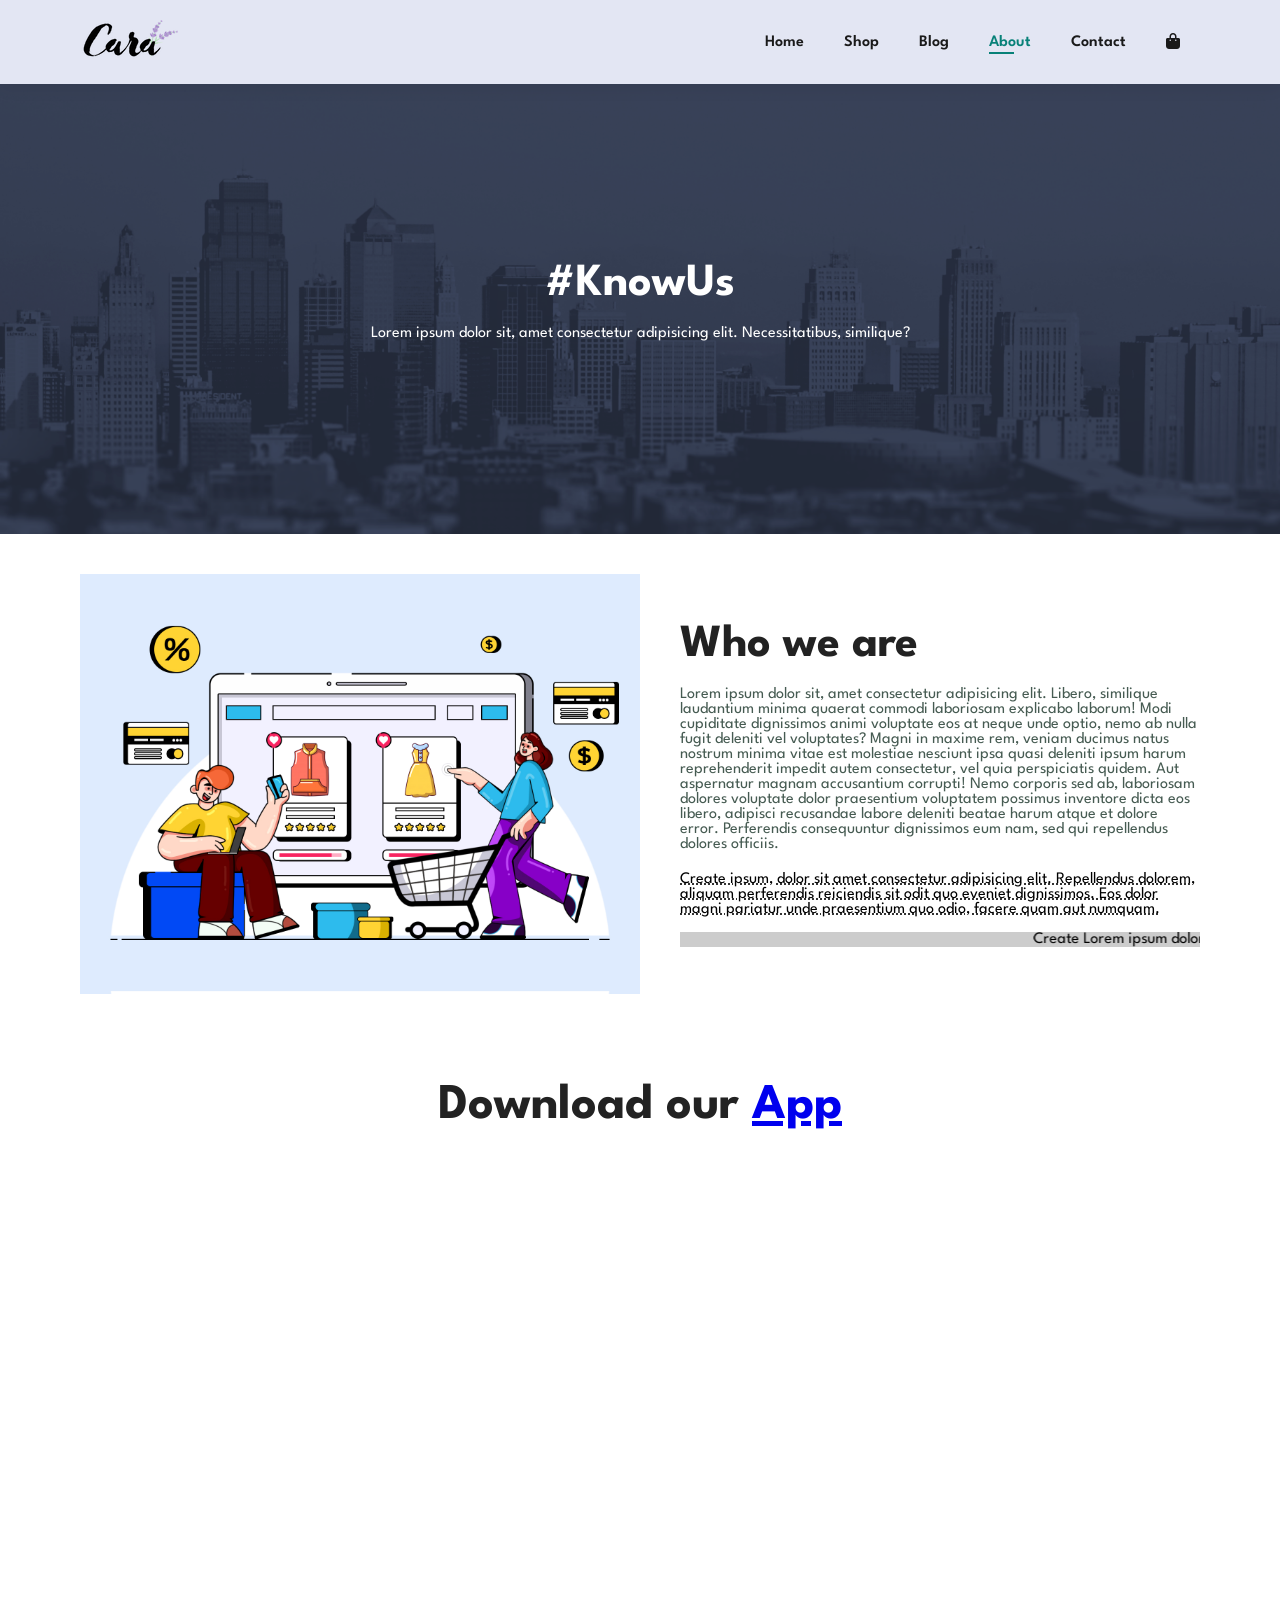
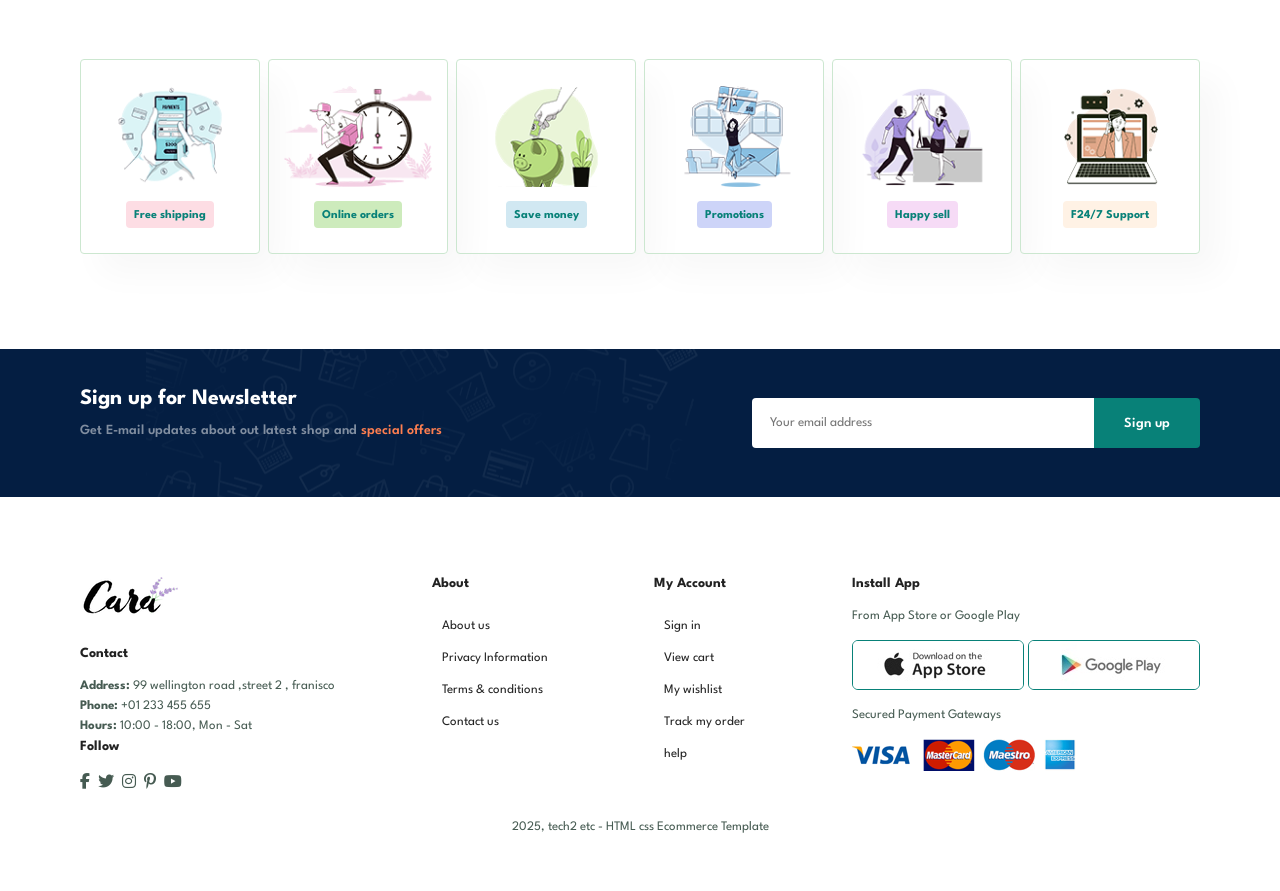
<file: about.html>
<!DOCTYPE html>
<html lang="en">
<head>
    <meta charset="UTF-8">
    <meta name="viewport" content="width=device-width, initial-scale=1.0">
    <title>E-commerce</title>
    <link rel="stylesheet" href="https://cdnjs.cloudflare.com/ajax/libs/font-awesome/6.5.1/css/all.min.css" />
    <link rel="stylesheet" href="style.css">
</head>
<body>
    <section id="header">
        <a href="#"> <img src="img/logo.png" class="logo" alt=""></a>

        <div>
            <ul id="navbar">
                <li><a  href="index.html">Home</a></li>
                <li><a  href="shop.html">Shop</a></li>
                <li><a  href="blog.html">Blog</a></li>
                <li><a class="active" href="about.html">About</a></li>
                <li><a href="contact.html">Contact</a></li>
                <li id="lg-bag"><a href="cart.html"><i class="fa-solid fa-bag-shopping"></i></a></li>
                <a href="#" id="close"><i class="far fa-times"></i></a>
            </ul>
        </div>
        <div id="mobile">
            <a href="cart.html"><i class="fa-solid fa-bag-shopping"></i></a>
            <i id="bar" class="fas fa-outdent"></i>
        </div>
    </section>

    <section id="page-header" class="about-header">
        <h2>#KnowUs </h2>
        <p>Lorem ipsum dolor sit, amet consectetur adipisicing elit. Necessitatibus, similique?</p>
    </section>

    <section id="about-head" class="section-p1">
        <img src="img/about/a6.jpg" alt="">
        <div>
            <h2>Who we are</h2>
            <p>Lorem ipsum dolor sit, amet consectetur adipisicing elit. Libero, similique laudantium minima quaerat commodi laboriosam explicabo laborum! Modi cupiditate dignissimos animi voluptate eos at neque unde optio, nemo ab nulla fugit deleniti vel voluptates? Magni in maxime rem, veniam ducimus natus nostrum minima vitae est molestiae nesciunt ipsa quasi deleniti ipsum harum reprehenderit impedit autem consectetur, vel quia perspiciatis quidem. Aut aspernatur magnam accusantium corrupti! Nemo corporis sed ab, laboriosam dolores voluptate dolor praesentium voluptatem possimus inventore dicta eos libero, adipisci recusandae labore deleniti beatae harum atque et dolore error. Perferendis consequuntur dignissimos eum nam, sed qui repellendus dolores officiis.</p>

            <abbr title="">Create ipsum, dolor sit amet consectetur adipisicing elit. Repellendus dolorem, aliquam perferendis reiciendis sit odit quo eveniet dignissimos. Eos dolor magni pariatur unde praesentium quo odio, facere quam aut numquam.</abbr>

            <br><br>

            <marquee bgcolor="#ccc" loop="-1" scrollamount="10" width="100%">
                Create Lorem ipsum dolor sit amet consectetur adipisicing elit. Vero, porro.
            </marquee>
        </div>
    </section>

    <section id="about-app" class="section-p1">
        <h1>Download our <a href="#">App</a></h1>
        <div class="video">
            <video autoplay muted loop src="img/about/1.mp4"></video>
        </div>
    </section>

    <section id="feature" class="section-p1">
        <div class="fe-box">
            <img src="img/features/f1.png" alt="">
            <h6>Free shipping</h6>
        </div>
        <div class="fe-box">
            <img src="img/features/f2.png" alt="">
            <h6>Online orders</h6>
        </div>
        <div class="fe-box">
            <img src="img/features/f3.png" alt="">
            <h6>Save money</h6>
        </div>
        <div class="fe-box">
            <img src="img/features/f4.png" alt="">
            <h6>Promotions</h6>
        </div>
        <div class="fe-box">
            <img src="img/features/f5.png" alt="">
            <h6>Happy sell</h6>
        </div>
        <div class="fe-box">
            <img src="img/features/f6.png" alt="">
            <h6>F24/7 Support</h6>
        </div>

    </section>

    <section id="newsletter" class="section-p1 section-m1">
        <div class="newstext">
            <h4>Sign up for Newsletter</h4>
            <p>Get E-mail updates about out latest shop and <span>special offers</span></p>
        </div>
        <div class="form">
            <input type="text" placeholder="Your email address">
            <button class="normal">Sign up</button>
        </div>
    </section>

    <footer class="section-p1">
        <div class="col">
            <img class="logo" src="img/logo.png" alt="">
            <h4>Contact</h4>
            <p><strong>Address: </strong> 99 wellington road ,street 2 , franisco</p>
            <p><strong>Phone: </strong> +01 233 455 655</p>
            <p><strong>Hours: </strong> 10:00 - 18:00, Mon - Sat</p>
            <div  class="follow">
                <h4>Follow</h4>
                <div class="icon">
                    <i class="fab fa-facebook-f"></i>
                    <i class="fab fa-twitter"></i>
                    <i class="fab fa-instagram"></i>
                    <i class="fab fa-pinterest-p"></i>
                    <i class="fab fa-youtube"></i>
                </div>
            </div>
        </div>
        <div class="col">
            <h4>About</h4>
            <a href="#">About us</a>
            <a href="#">Privacy Information</a>
            <a href="#">Terms & conditions</a>
            <a href="#">Contact us</a>
        </div>
        <div class="col">
            <h4>My Account</h4>
            <a href="#">Sign in</a>
            <a href="#">View cart</a>
            <a href="#">My wishlist</a>
            <a href="#">Track my order</a>
            <a href="#">help</a>
        </div>

        <div class="col install">
            <h4>Install App</h4>
            <p>From App Store or Google Play</p>
            <div class="row">
                <img src="img/Pay/app.jpg" alt="">
                <img src="img/Pay/play.jpg" alt="">
            </div>
            <p>Secured Payment Gateways</p>
            <img src="img/Pay/pay.png" alt="">
        </div>

        <div class="copyright"> 
            <p>2025, tech2 etc - HTML css Ecommerce Template</p>
        </div>
    </footer>



    <script src="script.js"></script>
</body>
</html>
</file>
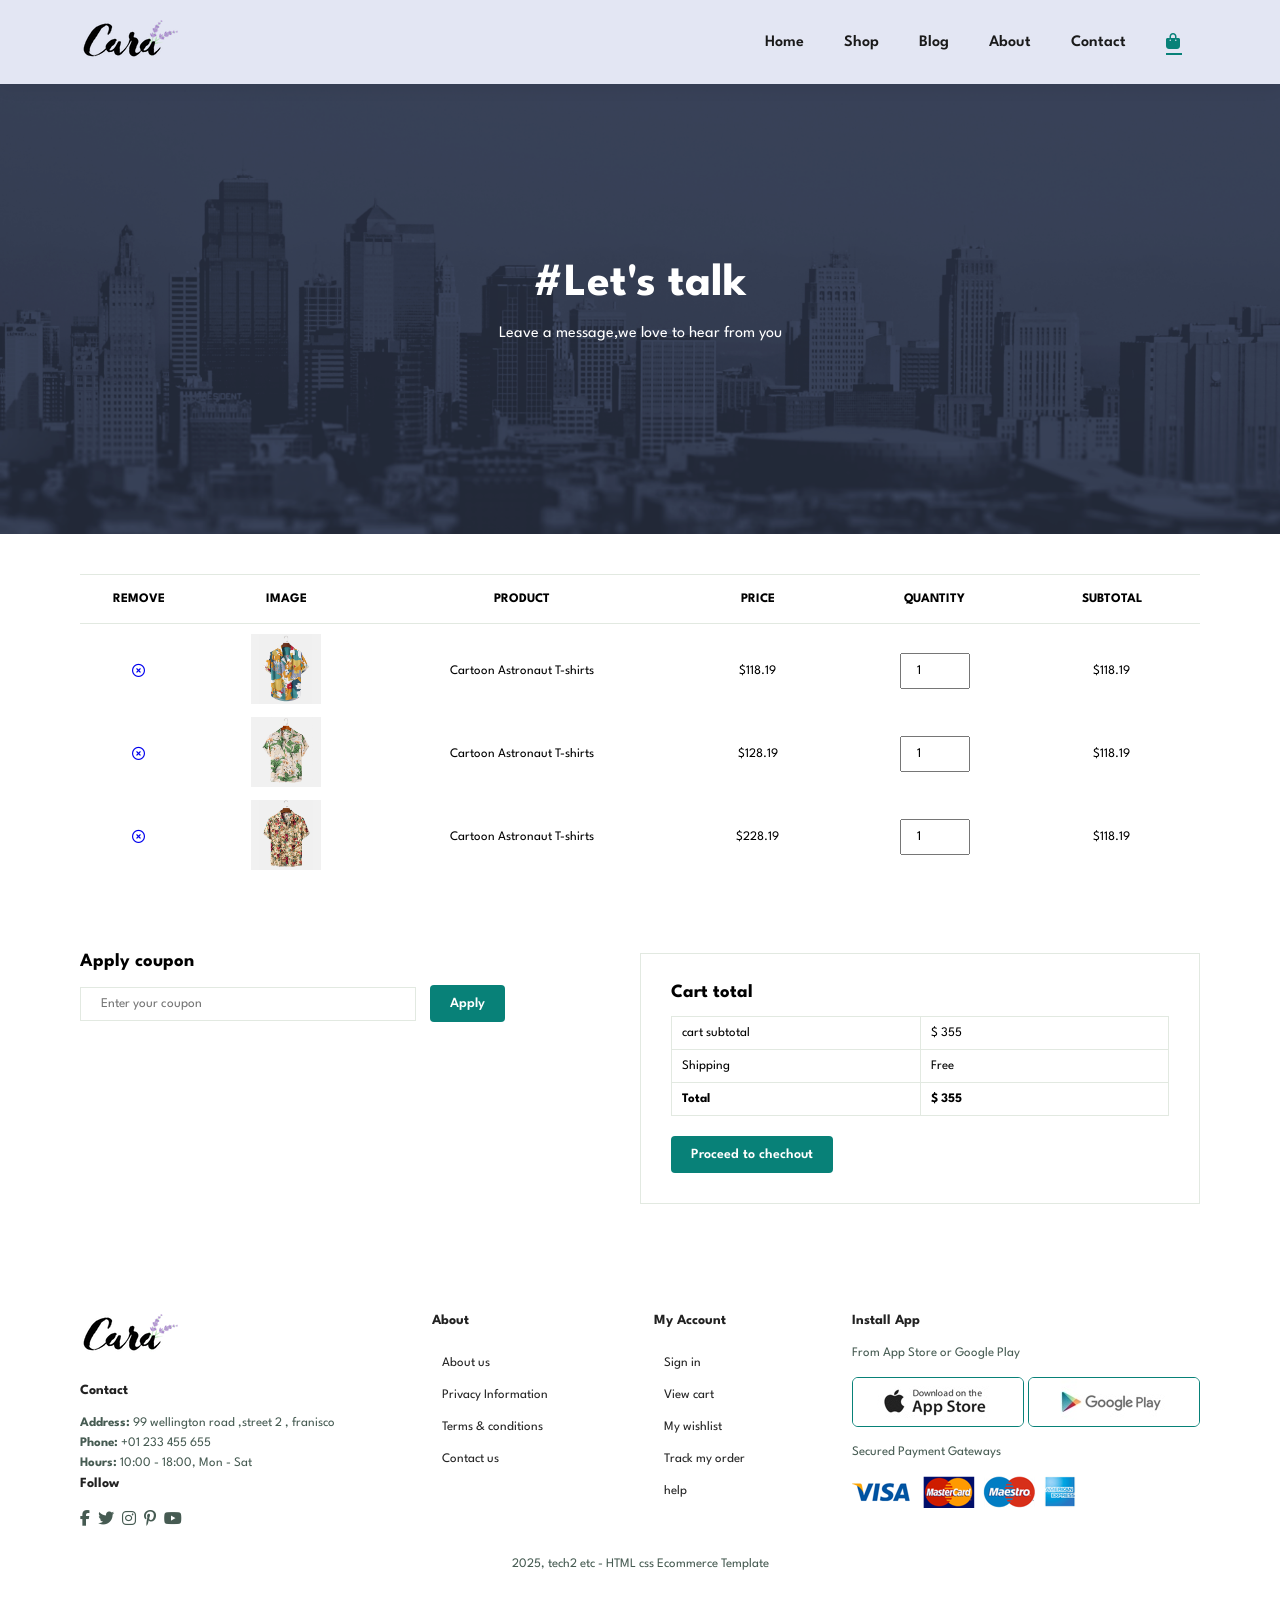
<file: cart.html>
<!DOCTYPE html>
<html lang="en">
<head>
    <meta charset="UTF-8">
    <meta name="viewport" content="width=device-width, initial-scale=1.0">
    <title>E-commerce</title>
    <link rel="stylesheet" href="https://cdnjs.cloudflare.com/ajax/libs/font-awesome/6.5.1/css/all.min.css" />
    <link rel="stylesheet" href="style.css">
</head>
<body>
    <section id="header">
        <a herf="#"> <img src="img/logo.png" class="logo" alt=""></a>

        <div>
            <ul id="navbar">
                <li><a  href="index.html">Home</a></li>
                <li><a  href="shop.html">Shop</a></li>
                <li><a  href="blog.html">Blog</a></li>
                <li><a  href="about.html">About</a></li>
                <li><a  href="contact.html">Contact</a></li>
                <li id="lg-bag"><a class="active" href="cart.html"><i class="fa-solid fa-bag-shopping"></i></a></li>
                <a href="#" id="close"><i class="far fa-times"></i></a>
            </ul>
        </div>
        <div id="mobile">
            <a href="cart.html"><i class="fa-solid fa-bag-shopping"></i></a>
            <i id="bar" class="fas fa-outdent"></i>
        </div>
    </section>

    <section id="page-header" class="about-header">
        <h2>#Let's talk </h2>
        <p>Leave a message,we love to hear from you</p>
    </section>

    <section id="cart" class="section-p1">
        <table width="100%">
            <thead>
                <tr>
                    <td>Remove</td>
                    <td>Image</td>
                    <td>Product</td>
                    <td>Price</td>
                    <td>Quantity</td>
                    <td>Subtotal</td>
                </tr>
            </thead>
            <tbody>
                <tr>
                    <td><a href="#"><i class="far fa-times-circle"></i></a></td>
                    <td><img src="img/products/f1.jpg" alt="" ></td>
                    <td>Cartoon Astronaut T-shirts</td>
                    <td>$118.19</td>
                    <td><input type="number" value="1"></td>
                    <td>$118.19</td>
                </tr>
                <tr>
                    <td><a href="#"><i class="far fa-times-circle"></i></a></td>
                    <td><img src="img/products/f2.jpg" alt="" ></td>
                    <td>Cartoon Astronaut T-shirts</td>
                    <td>$128.19</td>
                    <td><input type="number" value="1"></td>
                    <td>$118.19</td>
                </tr>
                <tr>
                    <td><a href="#"><i class="far fa-times-circle"></i></a></td>
                    <td><img src="img/products/f3.jpg" alt="" ></td>
                    <td>Cartoon Astronaut T-shirts</td>
                    <td>$228.19</td>
                    <td><input type="number" value="1"></td>
                    <td>$118.19</td>
                </tr>
            </tbody>
        </table>
    </section>

    <section id="cart-add" class="section-p1">
        <div id="coupon">
            <h3>Apply coupon</h3>
            <div>
                <input type="text" placeholder="Enter your coupon">
                <button class="normal">Apply</button>
            </div>
        </div>

        <div id="subtotal">
            <h3>Cart total</h3>
            <table>
                <tr>
                    <td>cart subtotal</td>
                    <td>$ 355</td>
                </tr>
                <tr>
                    <td>Shipping</td>
                    <td>Free</td>
                </tr>
                <tr>
                    <td><strong>Total</strong></td>
                    <td><strong>$ 355</strong></td>
                </tr>
            </table>
            <button class="normal">Proceed to chechout</button>
        </div>
    </section>

    <footer class="section-p1">
        <div class="col">
            <img class="logo" src="img/logo.png" alt="">
            <h4>Contact</h4>
            <p><strong>Address: </strong> 99 wellington road ,street 2 , franisco</p>
            <p><strong>Phone: </strong> +01 233 455 655</p>
            <p><strong>Hours: </strong> 10:00 - 18:00, Mon - Sat</p>
            <div  class="follow">
                <h4>Follow</h4>
                <div class="icon">
                    <i class="fab fa-facebook-f"></i>
                    <i class="fab fa-twitter"></i>
                    <i class="fab fa-instagram"></i>
                    <i class="fab fa-pinterest-p"></i>
                    <i class="fab fa-youtube"></i>
                </div>
            </div>
        </div>
        <div class="col">
            <h4>About</h4>
            <a href="#">About us</a>
            <a href="#">Privacy Information</a>
            <a href="#">Terms & conditions</a>
            <a href="#">Contact us</a>
        </div>
        <div class="col">
            <h4>My Account</h4>
            <a href="#">Sign in</a>
            <a href="#">View cart</a>
            <a href="#">My wishlist</a>
            <a href="#">Track my order</a>
            <a href="#">help</a>
        </div>

        <div class="col install">
            <h4>Install App</h4>
            <p>From App Store or Google Play</p>
            <div class="row">
                <img src="img/Pay/app.jpg" alt="">
                <img src="img/Pay/play.jpg" alt="">
            </div>
            <p>Secured Payment Gateways</p>
            <img src="img/Pay/pay.png" alt="">
        </div>

        <div class="copyright"> 
            <p>2025, tech2 etc - HTML css Ecommerce Template</p>
        </div>
    </footer>



    <script src="script.js"></script>
</body>
</html>
</file>
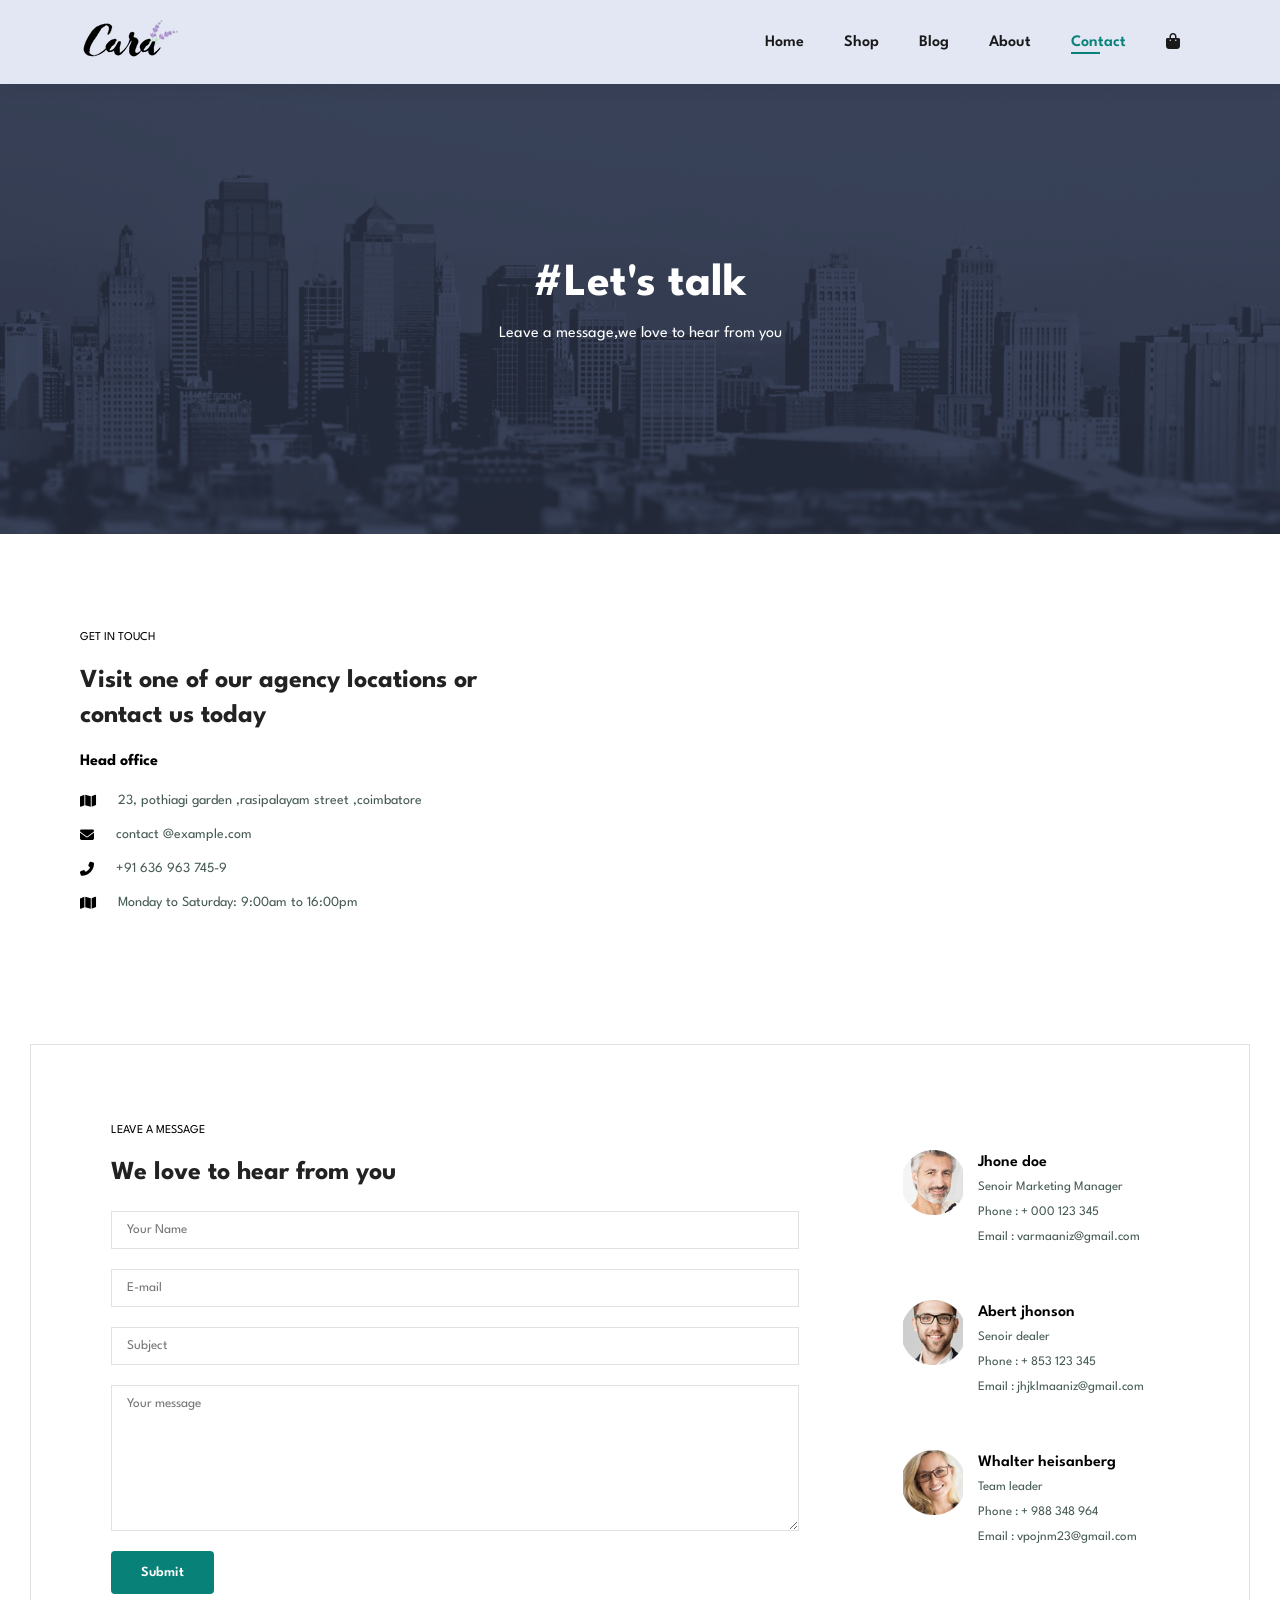
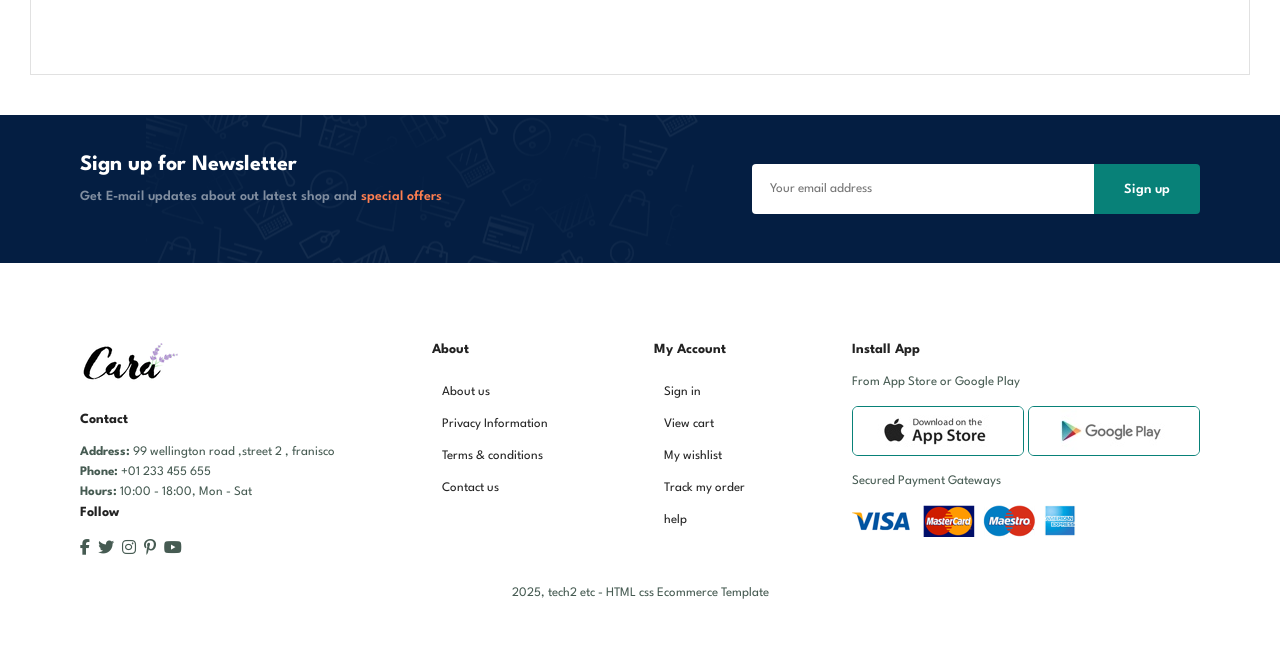
<file: contact.html>
<!DOCTYPE html>
<html lang="en">
<head>
    <meta charset="UTF-8">
    <meta name="viewport" content="width=device-width, initial-scale=1.0">
    <title>E-commerce</title>
    <link rel="stylesheet" href="https://cdnjs.cloudflare.com/ajax/libs/font-awesome/6.5.1/css/all.min.css" />
    <link rel="stylesheet" href="style.css">
</head>
<body>
    <section id="header">
        <a herf="#"> <img src="img/logo.png" class="logo" alt=""></a>

        <div>
            <ul id="navbar">
                <li><a  href="index.html">Home</a></li>
                <li><a  href="shop.html">Shop</a></li>
                <li><a  href="blog.html">Blog</a></li>
                <li><a  href="about.html">About</a></li>
                <li><a class="active" href="contact.html">Contact</a></li>
                <li id="lg-bag"><a href="cart.html"><i class="fa-solid fa-bag-shopping"></i></a></li>
                <a href="#" id="close"><i class="far fa-times"></i></a>
            </ul>
        </div>
        <div id="mobile">
            <a href="cart.html"><i class="fa-solid fa-bag-shopping"></i></a>
            <i id="bar" class="fas fa-outdent"></i>
        </div>
    </section>

    <section id="page-header" class="about-header">
        <h2>#Let's talk </h2>
        <p>Leave a message,we love to hear from you</p>
    </section>

    <section id="contact-details" class="section-p1">
        <div class="details">
            <span>GET IN TOUCH</span>
            <h2>Visit one of our agency locations or contact us today</h2>
            <h3>Head office</h3>
            <div>
                <li>
                    <i class="fas fa-map"></i>
                    <p>23, pothiagi garden ,rasipalayam street ,coimbatore</p>
                </li>
                <li>
                    <i class="fas fa-envelope"></i>
                    <p>contact @example.com</p>
                </li>
                <li>
                    <i class="fas fa-phone-alt"></i>
                    <p>+91 636 963 745-9</p>
                </li>
                <li>
                    <i class="fas fa-map"></i>
                    <p>Monday to Saturday: 9:00am to 16:00pm</p>
                </li>
            </div>
        </div>

        <div class="map">
            <iframe src="https://www.google.com/maps/embed?pb=!1m18!1m12!1m3!1d7577.975435271409!2d76.97831195!3d11.002777549999998!2m3!1f0!2f0!3f0!3m2!1i1024!2i768!4f13.1!3m3!1m2!1s0x3ba859bae53eb1c5%3A0x2e51fc1049394542!2sRace%20Course%2C%20Coimbatore%2C%20Tamil%20Nadu%20641018!5e1!3m2!1sen!2sin!4v1766780248448!5m2!1sen!2sin" width="600" height="450" style="border:0;" allowfullscreen="" loading="lazy" referrerpolicy="no-referrer-when-downgrade"></iframe>
        </div>
    </section>

    <section id="form-details">
        <form action="">
            <span>LEAVE A MESSAGE</span>
            <h2>We love to hear from you</h2>
            <input type="text" placeholder="Your Name">
            <input type="text" placeholder="E-mail">
            <input type="text" placeholder="Subject">
            <textarea name="" id="" cols="30" rows="10" placeholder="Your message"></textarea>
            <button class="normal">Submit</button>
        </form>
        <div class="people">
            <div>
                <img src="img/pepole/1.png" alt="">
                <p><span>Jhone doe</span>Senoir Marketing Manager <br> Phone : + 000 123 345 <br>
                Email : varmaaniz@gmail.com</p>
            </div>
            <div>
                <img src="img/pepole/2.png" alt="">
                <p><span>Abert jhonson</span> Senoir dealer <br> Phone : + 853 123 345 <br>
                Email : jhjklmaaniz@gmail.com</p>
            </div>
            <div>
                <img src="img/pepole/3.png" alt="">
                <p><span>Whalter heisanberg</span>Team leader <br> Phone : + 988 348 964 <br>
                Email : vpojnm23@gmail.com</p>
            </div>
        </div>
    </section>

    <section id="newsletter" class="section-p1 section-m1">
        <div class="newstext">
            <h4>Sign up for Newsletter</h4>
            <p>Get E-mail updates about out latest shop and <span>special offers</span></p>
        </div>
        <div class="form">
            <input type="text" placeholder="Your email address">
            <button class="normal">Sign up</button>
        </div>
    </section>

    <footer class="section-p1">
        <div class="col">
            <img class="logo" src="img/logo.png" alt="">
            <h4>Contact</h4>
            <p><strong>Address: </strong> 99 wellington road ,street 2 , franisco</p>
            <p><strong>Phone: </strong> +01 233 455 655</p>
            <p><strong>Hours: </strong> 10:00 - 18:00, Mon - Sat</p>
            <div  class="follow">
                <h4>Follow</h4>
                <div class="icon">
                    <i class="fab fa-facebook-f"></i>
                    <i class="fab fa-twitter"></i>
                    <i class="fab fa-instagram"></i>
                    <i class="fab fa-pinterest-p"></i>
                    <i class="fab fa-youtube"></i>
                </div>
            </div>
        </div>
        <div class="col">
            <h4>About</h4>
            <a href="#">About us</a>
            <a href="#">Privacy Information</a>
            <a href="#">Terms & conditions</a>
            <a href="#">Contact us</a>
        </div>
        <div class="col">
            <h4>My Account</h4>
            <a href="#">Sign in</a>
            <a href="#">View cart</a>
            <a href="#">My wishlist</a>
            <a href="#">Track my order</a>
            <a href="#">help</a>
        </div>

        <div class="col install">
            <h4>Install App</h4>
            <p>From App Store or Google Play</p>
            <div class="row">
                <img src="img/Pay/app.jpg" alt="">
                <img src="img/Pay/play.jpg" alt="">
            </div>
            <p>Secured Payment Gateways</p>
            <img src="img/Pay/pay.png" alt="">
        </div>

        <div class="copyright"> 
            <p>2025, tech2 etc - HTML css Ecommerce Template</p>
        </div>
    </footer>



    <script src="script.js"></script>
</body>
</html>
</file>
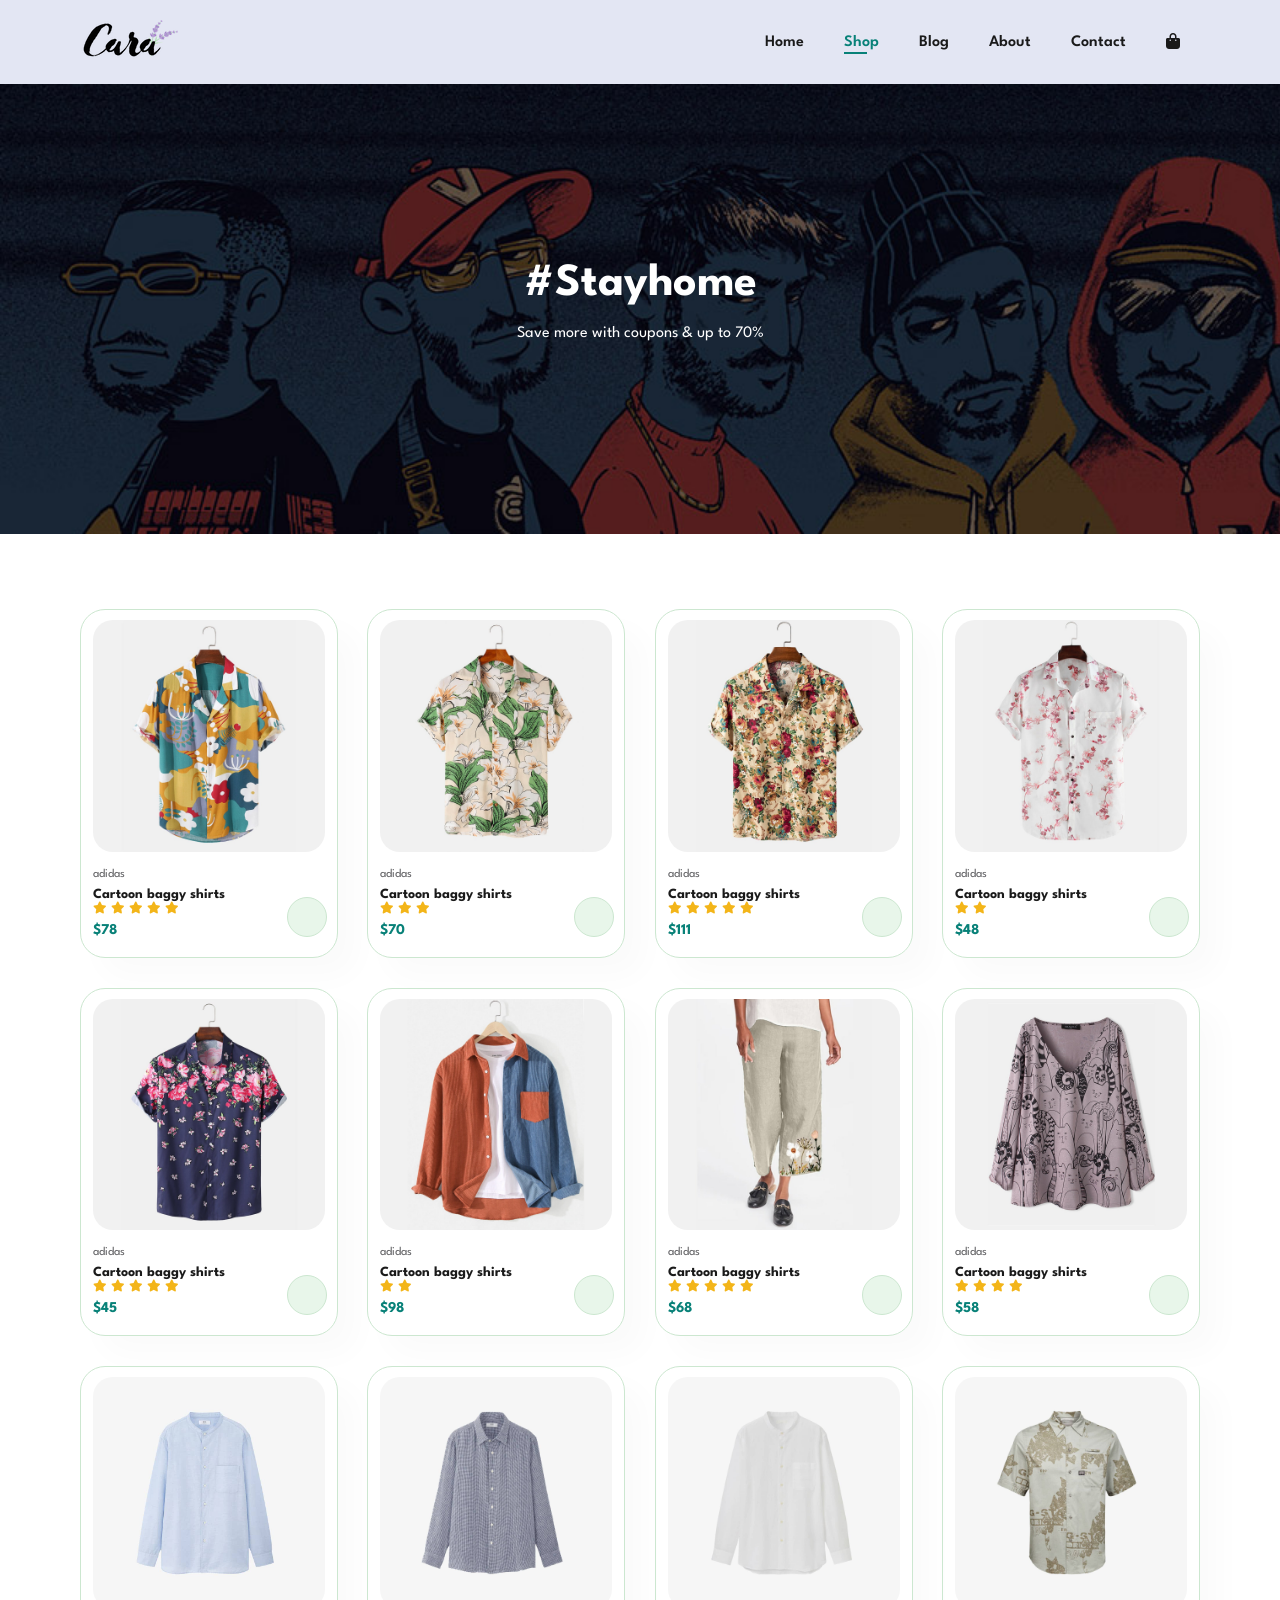
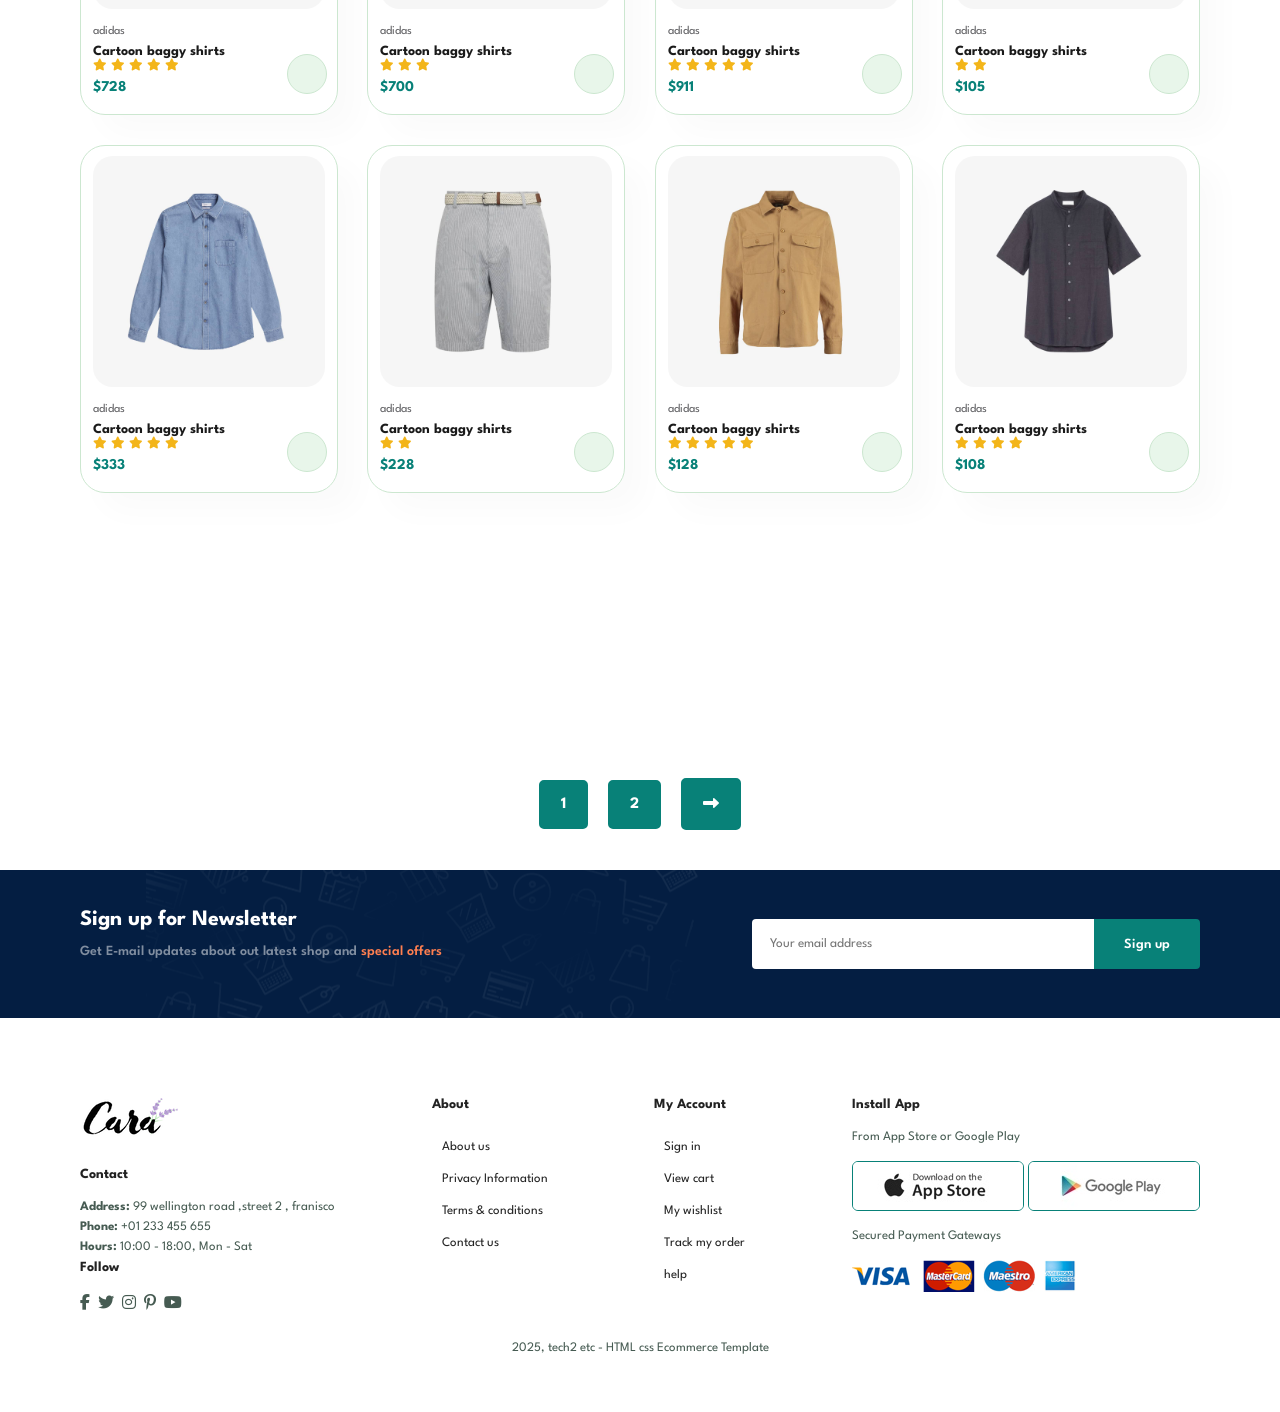
<file: shop.html>
<!DOCTYPE html>
<html lang="en">
<head>
    <meta charset="UTF-8">
    <meta name="viewport" content="width=device-width, initial-scale=1.0">
    <title>E-commerce</title>
    <link rel="stylesheet" href="https://cdnjs.cloudflare.com/ajax/libs/font-awesome/6.5.1/css/all.min.css" />
    <link rel="stylesheet" href="style.css">
</head>
<body>
    <section id="header">
        <a href="#"> <img src="img/logo.png" class="logo" alt=""></a>

        <div>
            <ul id="navbar">
                <li><a  href="index.html">Home</a></li>
                <li><a class="active" href="shop.html">Shop</a></li>
                <li><a href="blog.html">Blog</a></li>
                <li><a href="about.html">About</a></li>
                <li><a href="contact.html">Contact</a></li>
                <li id="lg-bag"><a href="cart.html"><i class="fa-solid fa-bag-shopping"></i></a></li>
                <a href="#" id="close"><i class="far fa-times"></i></a>
            </ul>
        </div>
        <div id="mobile">
            <a href="cart.html"><i class="fa-solid fa-bag-shopping"></i></a>
            <i id="bar" class="fas fa-outdent"></i>
        </div>
    </section>

    <section id="page-header">
        <h2>#Stayhome </h2>
        <p>Save more with coupons & up to 70%</p>
    </section>

    <section id="product1" class="section-p1">
        <div class="pro-container"> 
            <div class="pro" onclick="window.location.href='sproduct.html';" >
                <img src="img/products/f1.jpg" alt="">
                <div class="des">
                    <span>adidas</span>
                    <h5>Cartoon baggy shirts</h5>
                    <div class="star">
                        <i class="fas fa-star"></i>
                        <i class="fas fa-star"></i>
                        <i class="fas fa-star"></i>
                        <i class="fas fa-star"></i>
                        <i class="fas fa-star"></i>
                    </div>
                    <h4>$78</h4>
                </div>
                <a href="#"><i class="fal fa-shopping-cart cart"></i></a>
            </div>
             <div class="pro"  onclick="window.location.href='sproduct.html';">
                <img src="img/products/f2.jpg" alt="">
                <div class="des">
                    <span>adidas</span>
                    <h5>Cartoon baggy shirts</h5>
                    <div class="star">
                        <i class="fas fa-star"></i>
                        <i class="fas fa-star"></i>
                        <i class="fas fa-star"></i>
                    </div>
                    <h4>$70</h4>
                </div>
                <a href="#"><i class="fal fa-shopping-cart cart"></i></a>
            </div>
             <div class="pro">
                <img src="img/products/f3.jpg" alt="">
                <div class="des">
                    <span>adidas</span>
                    <h5>Cartoon baggy shirts</h5>
                    <div class="star">
                        <i class="fas fa-star"></i>
                        <i class="fas fa-star"></i>
                        <i class="fas fa-star"></i>
                        <i class="fas fa-star"></i>
                        <i class="fas fa-star"></i>
                    </div>
                    <h4>$111</h4>
                </div>
                <a href="#"><i class="fal fa-shopping-cart cart"></i></a>
            </div>
             <div class="pro">
                <img src="img/products/f4.jpg" alt="">
                <div class="des">
                    <span>adidas</span>
                    <h5>Cartoon baggy shirts</h5>
                    <div class="star">
                        <i class="fas fa-star"></i>
                        <i class="fas fa-star"></i>
                    </div>
                    <h4>$48</h4>
                </div>
                <a href="#"><i class="fal fa-shopping-cart cart"></i></a>
            </div>
             <div class="pro">
                <img src="img/products/f5.jpg" alt="">
                <div class="des">
                    <span>adidas</span>
                    <h5>Cartoon baggy shirts</h5>
                    <div class="star">
                        <i class="fas fa-star"></i>
                        <i class="fas fa-star"></i>
                        <i class="fas fa-star"></i>
                        <i class="fas fa-star"></i>
                        <i class="fas fa-star"></i>
                    </div>
                    <h4>$45</h4>
                </div>
                <a href="#"><i class="fal fa-shopping-cart cart"></i></a>
            </div>
             <div class="pro">
                <img src="img/products/f6.jpg" alt="">
                <div class="des">
                    <span>adidas</span>
                    <h5>Cartoon baggy shirts</h5>
                    <div class="star">
                        <i class="fas fa-star"></i>
                        <i class="fas fa-star"></i>
                        
                    </div>
                    <h4>$98</h4>
                </div>
                <a href="#"><i class="fal fa-shopping-cart cart"></i></a>
            </div>
             <div class="pro">
                <img src="img/products/f7.jpg" alt="">
                <div class="des">
                    <span>adidas</span>
                    <h5>Cartoon baggy shirts</h5>
                    <div class="star">
                        <i class="fas fa-star"></i>
                        <i class="fas fa-star"></i>
                        <i class="fas fa-star"></i>
                        <i class="fas fa-star"></i>
                        <i class="fas fa-star"></i>
                    </div>
                    <h4>$68</h4>
                </div>
                <a href="#"><i class="fal fa-shopping-cart cart"></i></a>
            </div>
             <div class="pro">
                <img src="img/products/f8.jpg" alt="">
                <div class="des">
                    <span>adidas</span>
                    <h5>Cartoon baggy shirts</h5>
                    <div class="star">
                        <i class="fas fa-star"></i>
                        <i class="fas fa-star"></i>
                        <i class="fas fa-star"></i>
                        <i class="fas fa-star"></i>
                    </div>
                    <h4>$58</h4>
                </div>
                <a href="#"><i class="fal fa-shopping-cart cart"></i></a>
            </div>
            <div class="pro">
                <img src="img/products/n1.jpg" alt="">
                <div class="des">
                    <span>adidas</span>
                    <h5>Cartoon baggy shirts</h5>
                    <div class="star">
                        <i class="fas fa-star"></i>
                        <i class="fas fa-star"></i>
                        <i class="fas fa-star"></i>
                        <i class="fas fa-star"></i>
                        <i class="fas fa-star"></i>
                    </div>
                    <h4>$728</h4>
                </div>
                <a href="#"><i class="fal fa-shopping-cart cart"></i></a>
            </div>
             <div class="pro">
                <img src="img/products/n2.jpg" alt="">
                <div class="des">
                    <span>adidas</span>
                    <h5>Cartoon baggy shirts</h5>
                    <div class="star">
                        <i class="fas fa-star"></i>
                        <i class="fas fa-star"></i>
                        <i class="fas fa-star"></i>
                    </div>
                    <h4>$700</h4>
                </div>
                <a href="#"><i class="fal fa-shopping-cart cart"></i></a>
            </div>
             <div class="pro">
                <img src="img/products/n3.jpg" alt="">
                <div class="des">
                    <span>adidas</span>
                    <h5>Cartoon baggy shirts</h5>
                    <div class="star">
                        <i class="fas fa-star"></i>
                        <i class="fas fa-star"></i>
                        <i class="fas fa-star"></i>
                        <i class="fas fa-star"></i>
                        <i class="fas fa-star"></i>
                    </div>
                    <h4>$911</h4>
                </div>
                <a href="#"><i class="fal fa-shopping-cart cart"></i></a>
            </div>
             <div class="pro">
                <img src="img/products/n4.jpg" alt="">
                <div class="des">
                    <span>adidas</span>
                    <h5>Cartoon baggy shirts</h5>
                    <div class="star">
                        <i class="fas fa-star"></i>
                        <i class="fas fa-star"></i>
                    </div>
                    <h4>$105</h4>
                </div>
                <a href="#"><i class="fal fa-shopping-cart cart"></i></a>
            </div>
             <div class="pro">
                <img src="img/products/n5.jpg" alt="">
                <div class="des">
                    <span>adidas</span>
                    <h5>Cartoon baggy shirts</h5>
                    <div class="star">
                        <i class="fas fa-star"></i>
                        <i class="fas fa-star"></i>
                        <i class="fas fa-star"></i>
                        <i class="fas fa-star"></i>
                        <i class="fas fa-star"></i>
                    </div>
                    <h4>$333</h4>
                </div>
                <a href="#"><i class="fal fa-shopping-cart cart"></i></a>
            </div>
             <div class="pro">
                <img src="img/products/n6.jpg" alt="">
                <div class="des">
                    <span>adidas</span>
                    <h5>Cartoon baggy shirts</h5>
                    <div class="star">
                        <i class="fas fa-star"></i>
                        <i class="fas fa-star"></i>
                        
                    </div>
                    <h4>$228</h4>
                </div>
                <a href="#"><i class="fal fa-shopping-cart cart"></i></a>
            </div>
             <div class="pro">
                <img src="img/products/n7.jpg" alt="">
                <div class="des">
                    <span>adidas</span>
                    <h5>Cartoon baggy shirts</h5>
                    <div class="star">
                        <i class="fas fa-star"></i>
                        <i class="fas fa-star"></i>
                        <i class="fas fa-star"></i>
                        <i class="fas fa-star"></i>
                        <i class="fas fa-star"></i>
                    </div>
                    <h4>$128</h4>
                </div>
                <a href="#"><i class="fal fa-shopping-cart cart"></i></a>
            </div>
             <div class="pro">
                <img src="img/products/n8.jpg" alt="">
                <div class="des">
                    <span>adidas</span>
                    <h5>Cartoon baggy shirts</h5>
                    <div class="star">
                        <i class="fas fa-star"></i>
                        <i class="fas fa-star"></i>
                        <i class="fas fa-star"></i>
                        <i class="fas fa-star"></i>
                    </div>
                    <h4>$108</h4>
                </div>
                <a href="#"><i class="fal fa-shopping-cart cart"></i></a>
            </div>
        </div>
    </section>

    <section id="pagination" class="section-p1">
       <a href="#">1</a>
       <a href="#">2</a>
       <a href="#"><i class="fas fa-long-arrow-alt-right"></i></a> 
    </section>

    <section id="newsletter" class="section-p1 section-m1">
        <div class="newstext">
            <h4>Sign up for Newsletter</h4>
            <p>Get E-mail updates about out latest shop and <span>special offers</span></p>
        </div>
        <div class="form">
            <input type="text" placeholder="Your email address">
            <button class="normal">Sign up</button>
        </div>
    </section>

    <footer class="section-p1">
        <div class="col">
            <img class="logo" src="img/logo.png" alt="">
            <h4>Contact</h4>
            <p><strong>Address: </strong> 99 wellington road ,street 2 , franisco</p>
            <p><strong>Phone: </strong> +01 233 455 655</p>
            <p><strong>Hours: </strong> 10:00 - 18:00, Mon - Sat</p>
            <div  class="follow">
                <h4>Follow</h4>
                <div class="icon">
                    <i class="fab fa-facebook-f"></i>
                    <i class="fab fa-twitter"></i>
                    <i class="fab fa-instagram"></i>
                    <i class="fab fa-pinterest-p"></i>
                    <i class="fab fa-youtube"></i>
                </div>
            </div>
        </div>
        <div class="col">
            <h4>About</h4>
            <a href="#">About us</a>
            <a href="#">Privacy Information</a>
            <a href="#">Terms & conditions</a>
            <a href="#">Contact us</a>
        </div>
        <div class="col">
            <h4>My Account</h4>
            <a href="#">Sign in</a>
            <a href="#">View cart</a>
            <a href="#">My wishlist</a>
            <a href="#">Track my order</a>
            <a href="#">help</a>
        </div>

        <div class="col install">
            <h4>Install App</h4>
            <p>From App Store or Google Play</p>
            <div class="row">
                <img src="img/Pay/app.jpg" alt="">
                <img src="img/Pay/play.jpg" alt="">
            </div>
            <p>Secured Payment Gateways</p>
            <img src="img/Pay/pay.png" alt="">
        </div>

        <div class="copyright"> 
            <p>2025, tech2 etc - HTML css Ecommerce Template</p>
        </div>
    </footer>



    <script src="script.js"></script>
</body>
</html>
</file>
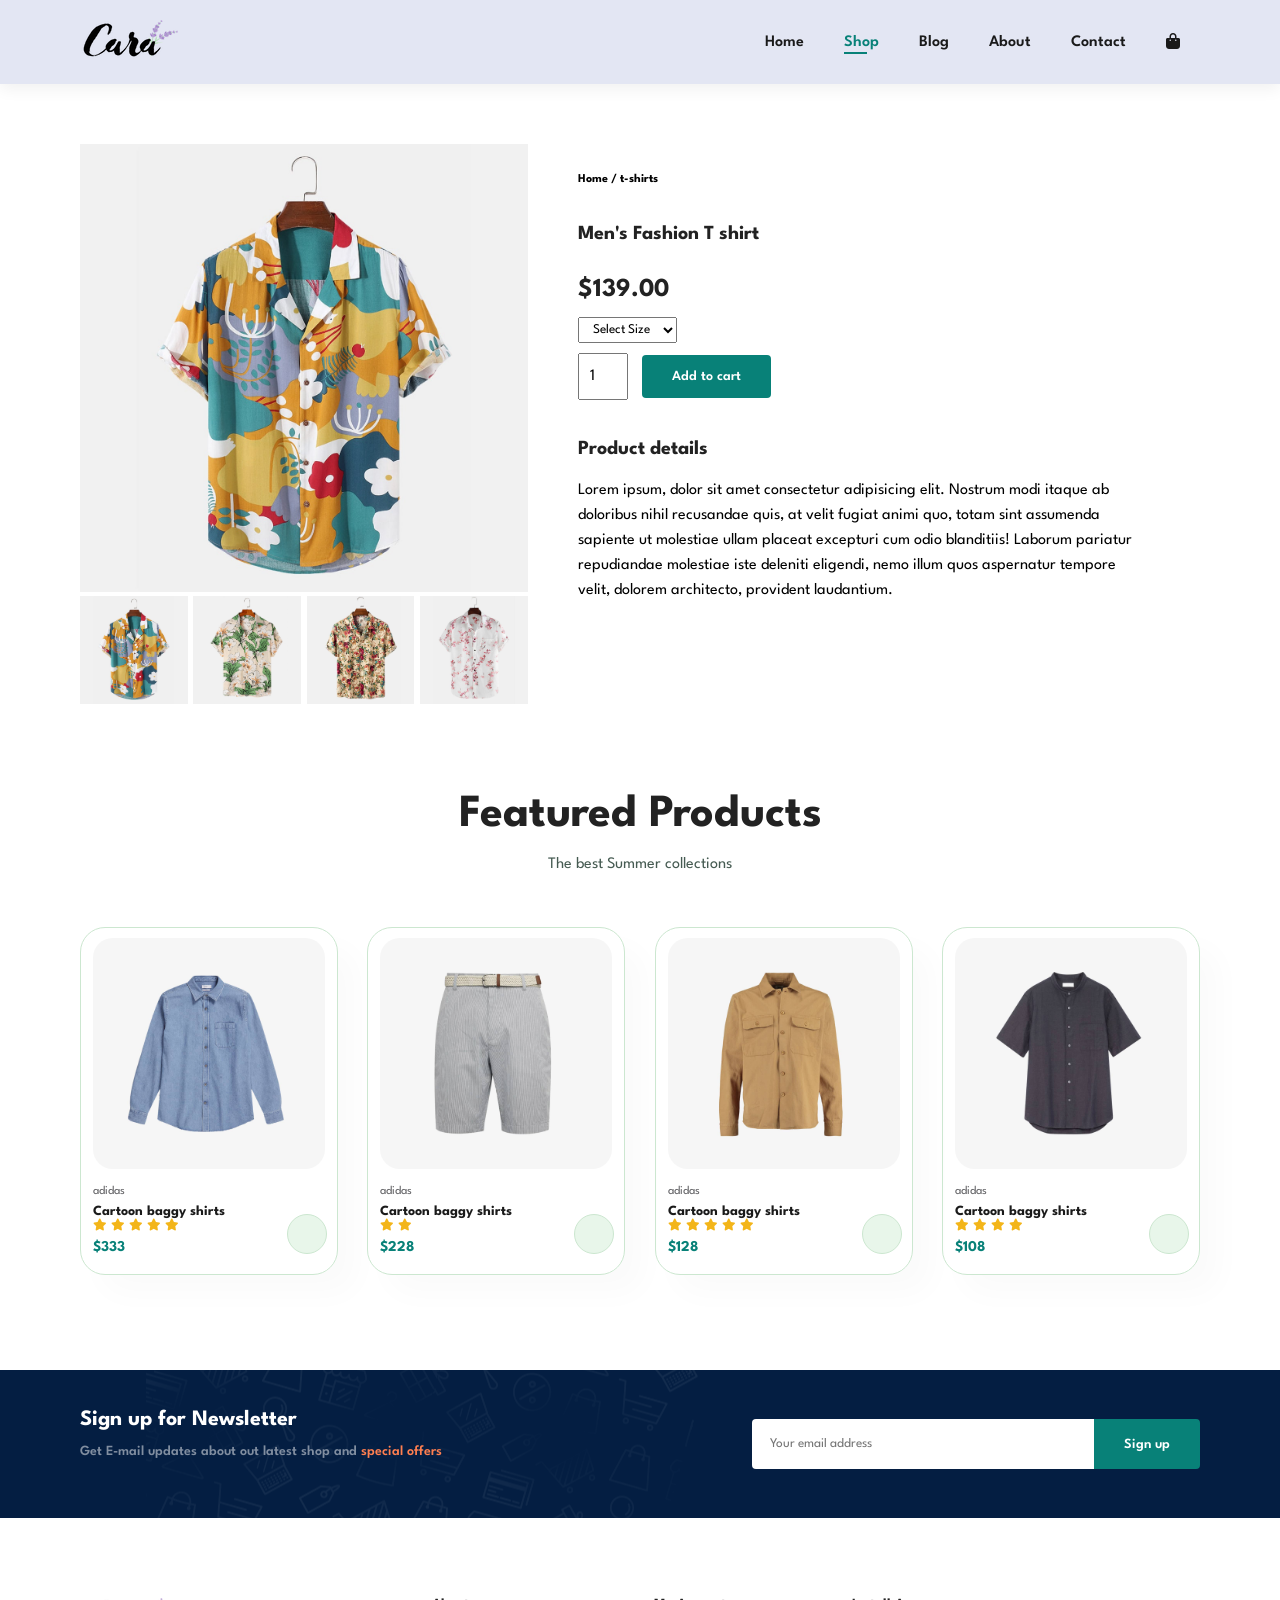
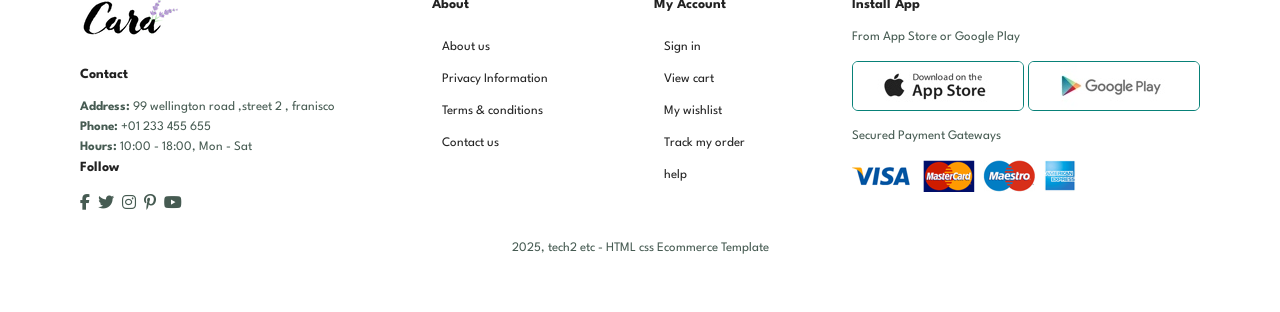
<file: sproduct.html>
<!DOCTYPE html>
<html lang="en">
<head>
    <meta charset="UTF-8">
    <meta name="viewport" content="width=device-width, initial-scale=1.0">
    <title>E-commerce</title>
    <link rel="stylesheet" href="https://cdnjs.cloudflare.com/ajax/libs/font-awesome/6.5.1/css/all.min.css" />
    <link rel="stylesheet" href="style.css">
</head>
<body>
    <section id="header">
        <a href="#"> <img src="img/logo.png" class="logo" alt=""></a>

        <div>
            <ul id="navbar">
                <li><a  href="index.html">Home</a></li>
                <li><a class="active" href="shop.html">Shop</a></li>
                <li><a href="blog.html">Blog</a></li>
                <li><a href="about.html">About</a></li>
                <li><a href="contact.html">Contact</a></li>
                <li id="lg-bag"><a href="cart.html"><i class="fa-solid fa-bag-shopping"></i></a></li>
                <a href="#" id="close"><i class="far fa-times"></i></a>
            </ul>
        </div>
        <div id="mobile">
            <a href="cart.html"><i class="fa-solid fa-bag-shopping"></i></a>
            <i id="bar" class="fas fa-outdent"></i>
        </div>
    </section>

    <section id="prodetails" class="section-p1">
        <div class="single-pro-image">
            <img src="img/products/f1.jpg" width="100%" id="MainImg" alt="">
            
            <div class="small-img-group">
                <div class="small-img-col">
                    <img src="img/products/f1.jpg" width="100%" class="small-img" alt="">
                </div>
                <div class="small-img-col">
                    <img src="img/products/f2.jpg" width="100%" class="small-img" alt="">
                </div>
                <div class="small-img-col">
                    <img src="img/products/f3.jpg" width="100%" class="small-img" alt="">
                </div>
                <div class="small-img-col">
                    <img src="img/products/f4.jpg" width="100%" class="small-img" alt="">
                </div>
            </div>
        </div>

        <div class="single-pro-details">
            <h6>Home / t-shirts</h6>
            <h4>Men's Fashion T shirt</h4>
            <h2>$139.00</h2>
            <select>
                <option>Select Size</option>
                <option>Small</option>
                <option>Medium</option>
                <option>Large</option>
                <option>XL</option>
            </select>
            <input type="number" value="1">
            <button class="normal">Add to cart</button>
            <h4>Product details</h4>
            <span>Lorem ipsum, dolor sit amet consectetur adipisicing elit. Nostrum modi itaque ab doloribus nihil recusandae quis, at velit fugiat animi quo, totam sint assumenda sapiente ut molestiae ullam placeat excepturi cum odio blanditiis! Laborum pariatur repudiandae molestiae iste deleniti eligendi, nemo illum quos aspernatur tempore velit, dolorem architecto, provident laudantium.</span>
        </div>
    </section>

    <section id="product1" class="section-p1"> 
        <h2>Featured Products</h2>
        <p>The best Summer collections</p>
        <div class="pro-container"> 
             <div class="pro">
                <img src="img/products/n5.jpg" alt="">
                <div class="des">
                    <span>adidas</span>
                    <h5>Cartoon baggy shirts</h5>
                    <div class="star">
                        <i class="fas fa-star"></i>
                        <i class="fas fa-star"></i>
                        <i class="fas fa-star"></i>
                        <i class="fas fa-star"></i>
                        <i class="fas fa-star"></i>
                    </div>
                    <h4>$333</h4>
                </div>
                <a href="#"><i class="fal fa-shopping-cart cart"></i></a>
            </div>
             <div class="pro">
                <img src="img/products/n6.jpg" alt="">
                <div class="des">
                    <span>adidas</span>
                    <h5>Cartoon baggy shirts</h5>
                    <div class="star">
                        <i class="fas fa-star"></i>
                        <i class="fas fa-star"></i>
                        
                    </div>
                    <h4>$228</h4>
                </div>
                <a href="#"><i class="fal fa-shopping-cart cart"></i></a>
            </div>
             <div class="pro">
                <img src="img/products/n7.jpg" alt="">
                <div class="des">
                    <span>adidas</span>
                    <h5>Cartoon baggy shirts</h5>
                    <div class="star">
                        <i class="fas fa-star"></i>
                        <i class="fas fa-star"></i>
                        <i class="fas fa-star"></i>
                        <i class="fas fa-star"></i>
                        <i class="fas fa-star"></i>
                    </div>
                    <h4>$128</h4>
                </div>
                <a href="#"><i class="fal fa-shopping-cart cart"></i></a>
            </div>
             <div class="pro">
                <img src="img/products/n8.jpg" alt="">
                <div class="des">
                    <span>adidas</span>
                    <h5>Cartoon baggy shirts</h5>
                    <div class="star">
                        <i class="fas fa-star"></i>
                        <i class="fas fa-star"></i>
                        <i class="fas fa-star"></i>
                        <i class="fas fa-star"></i>
                    </div>
                    <h4>$108</h4>
                </div>
                <a href="#"><i class="fal fa-shopping-cart cart"></i></a>
            </div>
             

        </div>
    </section>

    <section id="newsletter" class="section-p1 section-m1">
        <div class="newstext">
            <h4>Sign up for Newsletter</h4>
            <p>Get E-mail updates about out latest shop and <span>special offers</span></p>
        </div>
        <div class="form">
            <input type="text" placeholder="Your email address">
            <button class="normal">Sign up</button>
        </div>
    </section>

    <footer class="section-p1">
        <div class="col">
            <img class="logo" src="img/logo.png" alt="">
            <h4>Contact</h4>
            <p><strong>Address: </strong> 99 wellington road ,street 2 , franisco</p>
            <p><strong>Phone: </strong> +01 233 455 655</p>
            <p><strong>Hours: </strong> 10:00 - 18:00, Mon - Sat</p>
            <div  class="follow">
                <h4>Follow</h4>
                <div class="icon">
                    <i class="fab fa-facebook-f"></i>
                    <i class="fab fa-twitter"></i>
                    <i class="fab fa-instagram"></i>
                    <i class="fab fa-pinterest-p"></i>
                    <i class="fab fa-youtube"></i>
                </div>
            </div>
        </div>
        <div class="col">
            <h4>About</h4>
            <a href="#">About us</a>
            <a href="#">Privacy Information</a>
            <a href="#">Terms & conditions</a>
            <a href="#">Contact us</a>
        </div>
        <div class="col">
            <h4>My Account</h4>
            <a href="#">Sign in</a>
            <a href="#">View cart</a>
            <a href="#">My wishlist</a>
            <a href="#">Track my order</a>
            <a href="#">help</a>
        </div>

        <div class="col install">
            <h4>Install App</h4>
            <p>From App Store or Google Play</p>
            <div class="row">
                <img src="img/Pay/app.jpg" alt="">
                <img src="img/Pay/play.jpg" alt="">
            </div>
            <p>Secured Payment Gateways</p>
            <img src="img/Pay/pay.png" alt="">
        </div>

        <div class="copyright"> 
            <p>2025, tech2 etc - HTML css Ecommerce Template</p>
        </div>
    </footer>
    <script>
        var MainImg = document.getElementById("MainImg");
        var smallimg = document.getElementsByClassName("small-img");

        smallimg[0].onclick = function(){
            MainImg.src=smallimg[0].src;
        }
        smallimg[1].onclick = function(){
            MainImg.src=smallimg[1].src;
        }
        smallimg[2].onclick = function(){
            MainImg.src=smallimg[2].src;
        }
        smallimg[3].onclick = function(){
            MainImg.src=smallimg[3].src;
        }
    </script>


    <script src="script.js"></script>
</body>
</html>
</file>
<file: style.css>
@import url('https://fonts.googleapis.com/css2?family=Spartan:wght@100;200;300;400;500;600;700;800;900&display=swap');

*{
    margin:0;
    padding: 0;
    box-sizing: border-box;
    font-family: 'Spartan' , sans-serif;
}

h1{
    font-size : 50px;
    line-height: 64px;
    color: #222;
}

h2{
    font-size: 46px;
    line-height: 54px;
    color : #222;
}

h4{
    font-size: 20px;
    color : #222;
}

h6{
    font-weight : 700;
    font-size : 12px;
}

p{
    font-size: 16px;
    color: #465b52;
    margin: 15px 0 20px 0;
}

.section-p1{
    padding : 40px 80px;
}
.section-m1{
    margin: 40px 0;
}
button.normal{
    font-size: 14px;
    font-weight: 600;
    padding: 15px 30px;
    color: #000;
    background-color: #fff;
    border-radius: 4px;
    cursor: pointer;
    border: none;
    outline:none;
    transition: 0.2s;
}

button.white{
    font-size: 13px;
    font-weight: 600;
    padding: 11px 18px;
    color: #fff;
    background-color: transparent;
    cursor: pointer;
    border: 1px solid #fff;
    outline:none;
    transition: 0.2s;
}
body{
    width : 100%;
}

#header {
    display: flex;
    align-items: center;
    justify-content: space-between;  
    padding: 20px 80px;
    background: #E3E6F3;
    box-shadow: 0 5px 15px rgba(0,0,0,0.06);
    z-index: 999;
    position: sticky;
    top: 0;
    left: 0;
}

#navbar{
    display: flex;
    align-items: center;
    justify-content: center;
}

#navbar li{
    list-style: none;
    padding: 0 20px;
    position: relative;
}

#navbar li a{
    text-decoration: none;
    font-size: 16px;
    font-weight: 600;
    color: #1a1a1a;
    transition: 0.3s ease;
}

#navbar li a:hover,
#navbar li a.active{
    color: #088178;
}

#navbar li a.active::after,
#navbar li a:hover::after{
    content: "";
    width: 30%;
    height : 2px;
    background: #088178;
    position: absolute;
    bottom: -4px;
    left: 20px;
}
#mobile{
    display: none;
    align-items: center;
}

#close{
    display:none;
}

#hero{
    background-image: url("img/hero4.png");
    height: 90vh;
    width: 100%;
    background-size: cover;
    background-position: top 25% right 0;
    padding: 0 80px;
    display: flex;
    flex-direction: column;
    align-items: flex-start;
    justify-content: center;
}

#hero h4{
    padding-bottom: 15px;
}

#hero h1{
    color: #088178;
}

#hero button{
    background-image: url("img/button.png");
    background-color: transparent;
    color: #088178;
    border: 0;
    padding: 14px 80px 14px 65px;
    cursor: pointer;
    font-weight: 700;
    font-size: 15px;
}

#feature{
    display : flex;
    align-items: center;
    justify-content: space-between;
    flex-wrap: wrap;
}
#feature .fe-box{
    width: 180px;
    text-align:center;
    padding: 25px 15px;
    box-shadow: 20px 20px 34px rgba(0,0,0,0.03);
    border: 1px solid #cce7d0;
    border-radius: 4px;
    margin: 15px 0;
}
#feature .fe-box:hover{
    box-shadow: 10px 10px 54px rgba(70, 62, 221 , 0.1);
}

#feature .fe-box img{
    width : 100%;
    margin-bottom: 10px;
}

#feature .fe-box h6{
    display: inline-block;
    padding: 9px 8px 6px 8px;
    line-height : 1;
    border-radius : 4px;
    color : #088178;
    background-color: #fddde4;
}

#feature .fe-box:nth-child(2) h6{
    background-color: #cdebbc;
}
#feature .fe-box:nth-child(3) h6{
    background-color: #d1e8f2;
}
#feature .fe-box:nth-child(4) h6{
    background-color: #cdd4f8;
}
#feature .fe-box:nth-child(5) h6{
    background-color: #f6dbf6;
}
#feature .fe-box:nth-child(6) h6{
    background-color: #fff2e5;
}

#product1{
    text-align: center;
}
#product1 .pro-container{
    display: flex;
    justify-content: space-between;
    padding-top: 20px;
    flex-wrap: wrap;
}
#product1 .pro{
    width: 23%;
    min-width: 250px;
    padding: 10px 12px;
    border : 1px solid #cce7d0;
    border-radius: 25px;
    cursor: pointer;
    box-shadow: 20px 20px 30px rgba(0, 0 , 0, 0.02);
    margin : 15px 0;
    transition: 0.2s ease;
    position: relative;
}
#product1 .pro:hover{
    box-shadow: 20px 20px 30px rgba(0,0,0,0.06);
}
#product1 .pro img{
    width : 100%;
    border-radius: 20px;
}
#product1 .pro .des{
    text-align: start;
    padding: 10px 0;
}
#product1 .pro .des span{
    color: #606063;
    font-size: 12px;
}
#product1 .pro .des h5{
    padding-top: 7px;
    color: #1a1a1a;
    font-size: 14px;
}
#product1 .pro .des i{
    font-size: 12px;
    color: rgb(243,181,25);
}
#product1 .pro .des h4{
    padding-top: 7px;
    font-size: 15px;
    font-weight: 700;
    color: #088178;
}

#product1 .pro .cart{
    width:40px;
    height: 40px;
    line-height: 40px;
    border-radius: 50px;
    background: #e8f6ea;
    font-weight: 500;
    color: #088178;
    border: 1px solid #cce7d0;
    position: absolute;
    bottom: 20px;
    right: 10px;
}

#banner{
    display: flex;
    flex-direction: column;
    justify-content: center;
    align-items: center;
    text-align: center;
    background-image: url(img/banner/b2.jpg);
    width: 100%;
    height: 40vh;
    background-size: cover;
    background-position: center;

}
#banner h4{
    color:#fff;
    font-size: 16px;
}
#banner h2{
    color:#fff;
    font-size:30px;
    padding: 10px 0;
}
#banner h2 span{
    color:#ef3636;
}
#banner button:hover{
    background-color: #088178;
    color:#fff;
}

#sm-banner{
    display: flex;
    justify-content: space-between;
    flex-wrap: wrap;
}

#sm-banner .banner-box{
    display: flex;
    flex-direction: column;
    justify-content: center;
    align-items: flex-start;
    text-align: center;
    background-image: url(img/banner/b17.jpg);
    min-width: 580px;
    height: 50vh;
    background-size: cover;
    background-position: center;
    padding: 30px;
}
#sm-banner .banner-box2{
    background-image: url(img/banner/b10.jpg);
}
#sm-banner h4{
    color: #fff;
    font-size: 20px;
    font-weight: 800;
}
#sm-banner h2{
    color: #fff;
    font-size:28px;
    font-weight: 800;
}
#sm-banner span{
    color: #fff;
    font-size:14px;
    font-weight: 500;
    padding-bottom: 15px;
}

#sm-banner .banner-box:hover button{
    background-color: #088178;
    border: 1px solid #088178;
}
#banner3{
    display: flex;
    justify-content: space-between;
    flex-wrap: wrap;
    padding: 0 80px;
}

#banner3 .banner-box{
    display: flex;
    flex-direction: column;
    justify-content: center;
    align-items: flex-start;
    text-align: center;
    background-image: url(img/banner/b7.jpg);
    min-width: 30%;
    height: 30vh;
    background-size: cover;
    background-position: center;
    padding: 20px;
    margin-bottom: 20px;
}
#banner3 .banner-box2{
    background-image: url(img/banner/b4.jpg);
}
#banner3 .banner-box3{
    background-image: url(img/banner/b18.jpg);
}

#banner3 h2{
    color: #fff;
    font-weight: 900;
    font-size: 22px;
}

#banner3 h3{
    color: #ec544e;
    font-weight: 800;
    font-size: 15px;
}

#newsletter{
    display: flex;
    justify-content: space-between;
    flex-wrap: wrap;
    align-items: center;
    background-image: url(img/banner/b14.png);
    background-repeat: no-repeat;
    background-position: 20% 30%;
    background-color: #041e42;
}

#newsletter h4{
    font-size: 22px;
    font-weight: 700;
    color:#fff;
}
#newsletter p{
    font-size: 14px;
    font-weight: 600;
    color:#818ea0;
}
#newsletter p span{
    color: coral;
}
#newsletter .form{
    display: flex;
    width: 40%;
}

#newsletter input{
    height: 3.125rem;
    padding: 0 1.25em;
    width:100%;
    border : 1px solid transparent;
    border-radius: 4px;
    outline: none;
    border-top-right-radius: 0;
    border-bottom-right-radius: 0;
}
#newsletter button{
    background-color: #088178;
    color: #fff;
    white-space: nowrap;
    border-top-left-radius: 0;
    border-bottom-left-radius: 0;
}

footer{
    display: flex;
    flex-wrap: wrap;
    justify-content: space-between;
}

footer .col{
    display: flex;
    flex-direction: column;
    align-items: flex-start;
    margin-bottom: 20px;
}

footer .logo {
    margin-bottom: 30px;
}

footer h4{
    font-size: 14px;
    padding-bottom: 20px;
}
footer p{
    font-size: 13px;
    margin: 0 0 8px 0;
}

footer a{
    font-size: 13px;
    text-decoration: none;
    color: #222;
    margin: 10px;
}

footer .follow i{
    color: #465b52;
    padding-right: 4px;
    cursor: pointer;
}

footer .install .row img{
    border: 1px solid #088178;
    border-radius: 6px;
}

footer .install img{
    margin: 10px 0 15px 0;
}
footer .follow i:hover,
footer a:hover{
    color: #088178;
}

footer .copyright{
    width: 100%;
    text-align: center;
    padding: 10px;
}

/* shope page */
#page-header{
    background-image: url("img/banner/b1.jpg");
    width: 100%;
    height: 50vh;
    background-size: cover;
    display: flex;
    justify-content: center;
    text-align: center;
    flex-direction: column;
    padding: 14px;
}
#page-header h2,
#page-header p{
    color:#fff;
}
#pagination{
    text-align: center;
}
#pagination a{
    text-decoration: none;
    background-color: #088178;
    padding: 15px 20px;
    border-radius: 4px;
    color: #fff;
    font-weight: 600;
}
#pagination a i{
    font-size: 16px;
    font-weight: 600;
}

/* single product */

#prodetails{
    display: flex;
    margin-top: 20px;
}

#prodetails .single-pro-image{
    width: 40%;
    margin-right: 50px;
}
.small-img-group{
    display: flex;
    justify-content: space-between;
}
.small-img-col{
    flex-basis: 24%;
    cursor: pointer;
}

#prodetails .single-pro-details{
    width: 50%;
    padding-top: 30px;
}
#prodetails .single-pro-details h4{
    padding: 40px 0 20px 0;
}
#prodetails .single-pro-details h2{
    font-size: 26px;
}
#prodetails .single-pro-details select{
    display: block;
    padding: 5px 10px;
    margin-bottom: 10px;
}
#prodetails .single-pro-details input{
    width: 50px;
    height: 47px;
    padding-left: 10px;
    font-size: 16px;
    margin-right: 10px;
}
#prodetails .single-pro-details input:focus{
    outline: none;
}
#prodetails .single-pro-details button{
    background-color: #088178;
    color: #fff;
}
#prodetails .single-pro-details span{
    line-height: 25px;
}

/* blog page */
#page-header.blog-header{
    background-image: url("img/banner/b19.jpg");
}
#blog{
    padding: 150px 150px 0 150px;
}
#blog .blog-box{
    display: flex;
    align-items: center;
    width:100%;
    position: relative;
    padding-bottom: 90px;
}
#blog .blog-img{
    width : 50%;
    margin-right: 40px;
}
#blog img{
    width: 100%;
    height: 300px;
    object-fit: cover;
}
#blog .blog-details{
    width : 50%;
}
#blog .blog-details a{
    text-decoration: none;
    font-size: 11px;
    color: #000;
    font-weight: 700;
    position: relative;
    transition: 0.3s;
}
#blog .blog-details a::after{
    content: "";
    width:50px;
    height:1px;
    background-color: #000;
    position: absolute;
    top: 4px;
    right: -60px;
}
#blog .blog-details a:hover{
    color: #088178;
}
#blog .blog-details a:hover::after{
    background-color: #088178;
}
#blog .blog-box h1{
    position: absolute;
    top: -40px;
    left: 0;
    font-size: 70px;
    font-weight: 700;
    color: #c9cbce;
    z-index: -9;
}
#pagination {
    display: flex;
    gap: 20px;
    justify-content: center;
    align-items: center;
    padding: 150px 150px 0 150px;
    margin-top: 80px;
}

#pagination a {
    display: inline-block;
    padding: 15px 20px;
    border: 2px solid #088178;
    border-radius: 5px;
    text-decoration: none;
    color: white;                 /* White text */
    background-color: #088178;    /* Green background */
    font-weight: bold;
    font-size: 16px;              /* Big numbers */
    transition: all 0.3s ease;
    cursor: pointer;
}

#pagination a:hover {
    background-color: #06614f;    /* Slightly darker green */
    transform: scale(1.1);        /* Makes it slightly bigger */
}


/* about page */
#page-header.about-header{
    background-image: url(img/about/banner.png);
}
#about-head{
    display:flex;
    align-items: center;
}
#about-head img{
    width:50%;
    height: auto;
}

#about-head div{
    padding-left: 40px;
}

#about-app{
    text-align: center;
}
#about-app .video{
    width: 70%;
    height: 100%;
    margin: 30px auto 0 auto;
}
#about-app .video video{
    width: 100%;
    height: 100%;
    border-radius: 20px;
}

/* contact page */
#contact-details{
    display: flex;
    align-items: center;
    justify-content: space-between;
}
#contact-details .details{
    width:40%;
}
#contact-details .details span,
#form-details form span{
    font-size: 12px;
}
#contact-details .details h2,
#form-details form h2{
    font-size: 26px;
    line-height: 35px;
    padding: 20px 0;
}
#contact-details .details h3{
    font-size: 16px;
    padding-bottom: 15px;
}
#contact-details .details li{
    list-style: none;
    display: flex;
    padding: 10px 0;
}
#contact-details .details li i{
    font-size: 14px;
    padding-right: 22px;
}

#contact-details .details li p{
    margin:0;
    font-size: 14px;
}
#contact-details .map{
    width:55%;
    height:400px;
}
#contact-details .map iframe{
    width:100%;
    height:100%;
}

#form-details{
    display: flex;
    justify-content: space-between;
    margin: 30px;
    padding: 80px;
    border: 1px solid #e1e1e1;
}

#form-details form{
    width:65%;
    display: flex;
    flex-direction: column;
    align-items: flex-start;
}
#form-details form input,
#form-details form textarea{
    width: 100%;
    padding: 12px 15px;
    outline: none;
    margin-bottom: 20px;
    border: 1px solid #e1e1e1;
}
#form-details form button{
    background-color: #088178;
    color:#fff;
}
#form-details .people div{
    padding: 25px;
    display: flex;
    align-items: flex-start;
}
#form-details .people div img{
    width: 60px;
    height: 65px;
    object-fit: cover;
    margin-right: 15px;
}
#form-details .people div p{
    margin: 0;
    font-size: 13px;
    line-height: 25px;
}
#form-details .people div p span{
    display: block;
    font-size: 16px;
    font-weight: 600;
    color: #000;
}

/*cart page */

#cart{
    overflow-x: auto;
}
#cart table{
    width:100%;
    border-collapse: collapse;
    table-layout: fixed;
    white-space: nowrap;
}
#cart table img{
    width:70px;
}
#cart table td:nth-child(1){
    width :100px;
    text-align: center;
}
#cart table td:nth-child(2){
    width :150px;
    text-align: center;
}
#cart table td:nth-child(3){
    width :250px;
    text-align: center;
}
#cart table td:nth-child(4),
#cart table td:nth-child(5),
#cart table td:nth-child(6){
    width :150px;
    text-align: center;
}
#cart table td:nth-child(5) input{
    width:70px;
    padding: 10px 5px 10px 15px;
}

#cart table thead{
    border:1px solid #e2e9e1;
    border-left: none;
    border-right: none;
}
#cart table thead td{
    font-weight: 700;
    text-transform: uppercase;
    font-size: 13px;
    padding: 18px 0;
}
#cart table tbody tr td{
    padding-top: 10px;
}
#cart table tbody td{
    font-size: 13px;
}

#cart-add{
    display: flex;
    flex-wrap: wrap;
    justify-content: space-between;
}
#coupon{
    width:50%;
    margin-bottom: 30px;
}
#coupon h3,
#subtotal h3{
    padding-bottom: 15px;
}
#coupon input{
    padding: 10px 20px;
    outline: none;
    width:60%;
    margin-right: 10px;
    border: 1px solid #e2e9e1;
}

#coupon button,
#subtotal button{
    background-color: #088178;
    color: #fff;
    padding: 12px 20px;
}
#subtotal {
    width: 50%;
    margin-bottom: 30px;
    border: 1px solid #e2e9e1;
    padding: 30px;
}
#subtotal table{
    border-collapse: collapse;
    width: 100%;
    margin-bottom: 20px;
}
#subtotal table td{
    width:50%;
    border:1px solid #e2e9e1;
    padding: 10px;
    font-size: 13px;
}








@media (max-width:799px){
    .section-p1{
        padding: 40px 40px;
    }
    #navbar{
        display: flex;
        flex-direction: column;
        align-items: flex-start;
        justify-content: flex-start;
        position: fixed;
        top: 0;
        right: -300px;
        height: 100vh;
        width: 300px;
        background-color: #e3e6f3;
        box-shadow: 0 40px 60px rgba(0,0,0,0.1);
        padding: 80px 0 0 10px;
        transition: 0.3s;
    }
    #navbar.active{
        right:0px;
    }
    #navbar li{
        margin-bottom: 25px;
    }
    #mobile{
    display: flex;
    align-items: center;
    }
    #mobile i{
        color: #1a1a1a;
        font-size: 24px;
        padding-left: 20px;
    }
    #close{
        display:initial;
        position: absolute;
        top:30px;
        left: 30px;
        color: #222;
        font-size: 24px;
    }
    #lg-bag{
        display: none;
    }
    #hero {
    height: 70vh;
    padding: 0 80px;
    background-position: top 30% right 30%;
    }
    #feature{
        justify-content: center;
    }
    #feature .fe-box{
        margin:15px 15px;
    }
    #product1 .pro-container{
        justify-content: center;
    }
    #product1 .pro{
        margin: 15px;
    }
    #banner{
        height: 20vh;
    }
    #sm-banner .banner-box {
    min-width: 100%;
    height: 30vh;
    }
    #banner3 {
        padding: 0 40px;
    }
    #banner3 .banner-box {
        width: 28%;
    }
    #newsletter .form {
    width: 70%;
    }
    
    /* contat page */
    #form-details{
        padding: 40px;
    }
    #form-details form{
        width:50%;
    }

    /* cart page */

}

@media (max-width:477px){
    .section-p1{
        padding: 20px;
    }
    #header{
        padding:10px 30px ;
    }
    h1{
        font-size: 38px;
    }
    h2{
        font-size: 32px ;
    }
    #hero{
        padding: 0 20px;
        background-position: 55%;
    }
    #feature {
        justify-content: space-between;
    }
    #feature .fe-box{
        width:155px;
        margin: 0 0 15px 0;
    }
    #product1 .pro{
        width: 100%;
    }
    #banner{
        height: 40vh;
    }
    #sm-banner .banner-box{
        height: 40vh;
    }
    #sm-banner .banner-box2{
        margin-top:20px;
    }
    #banner3{
        padding:0 20px;
    }
    #banner3 .banner-box{
        width:100%;
    }
    #newsletter{
        padding:40px 20px;
    }
    #newsletter .form{
        width:100%;
    }
    footer .copyright{
        text-align: start;
    }
    /*single product */
    #prodetails{
        display: flex;
        flex-direction: column;
    }
    #prodetails .single-pro-image{
        width: 100%;
        margin-right: 0px;
    }
    #prodetails .single-pro-details{
        width: 100%;
    }
    /* blog page */
    #blog{
        padding :100px 20px 0 20px;
    }
    #blog .blog-box{
        display: flex;
        flex-direction : column;
        align-items: flex-start;
    }
    #blog .blog-img{
        width:100%;
        margin-right: 0px;
        margin-bottom: 30px;
    }
    #blog .blog-details{
        width: 100%;
    }

    /* about page */
    #about-head{
        flex-direction: column;
    }
    #about-head img{
        width: 100%;
        margin-bottom: 20px;
    }
    #about-head div{
        padding-left: 0px;
    }
    #about-app video{
        width:100%;
    }

    /* contact page */
    #contact-details{
        flex-direction: column;
    }
    #contact-details .details{
        width: 100%;
        margin-bottom: 30px;
    }
    #contact-details .map{
        width: 100%;
    }
    #form-details{
        margin: 10px;
        padding: 30px 10px;
        flex-wrap: wrap;
    }
    #form-details form{
        width:100%;
        margin-bottom: 30px;
    }
    /* cart page*/
    #cart-add{
        flex-direction: column;
    }
    #coupon{
        width: 100%;
    }
    #subtotal{
        width:100%;
        padding: 20px;
    }
}
</file>
